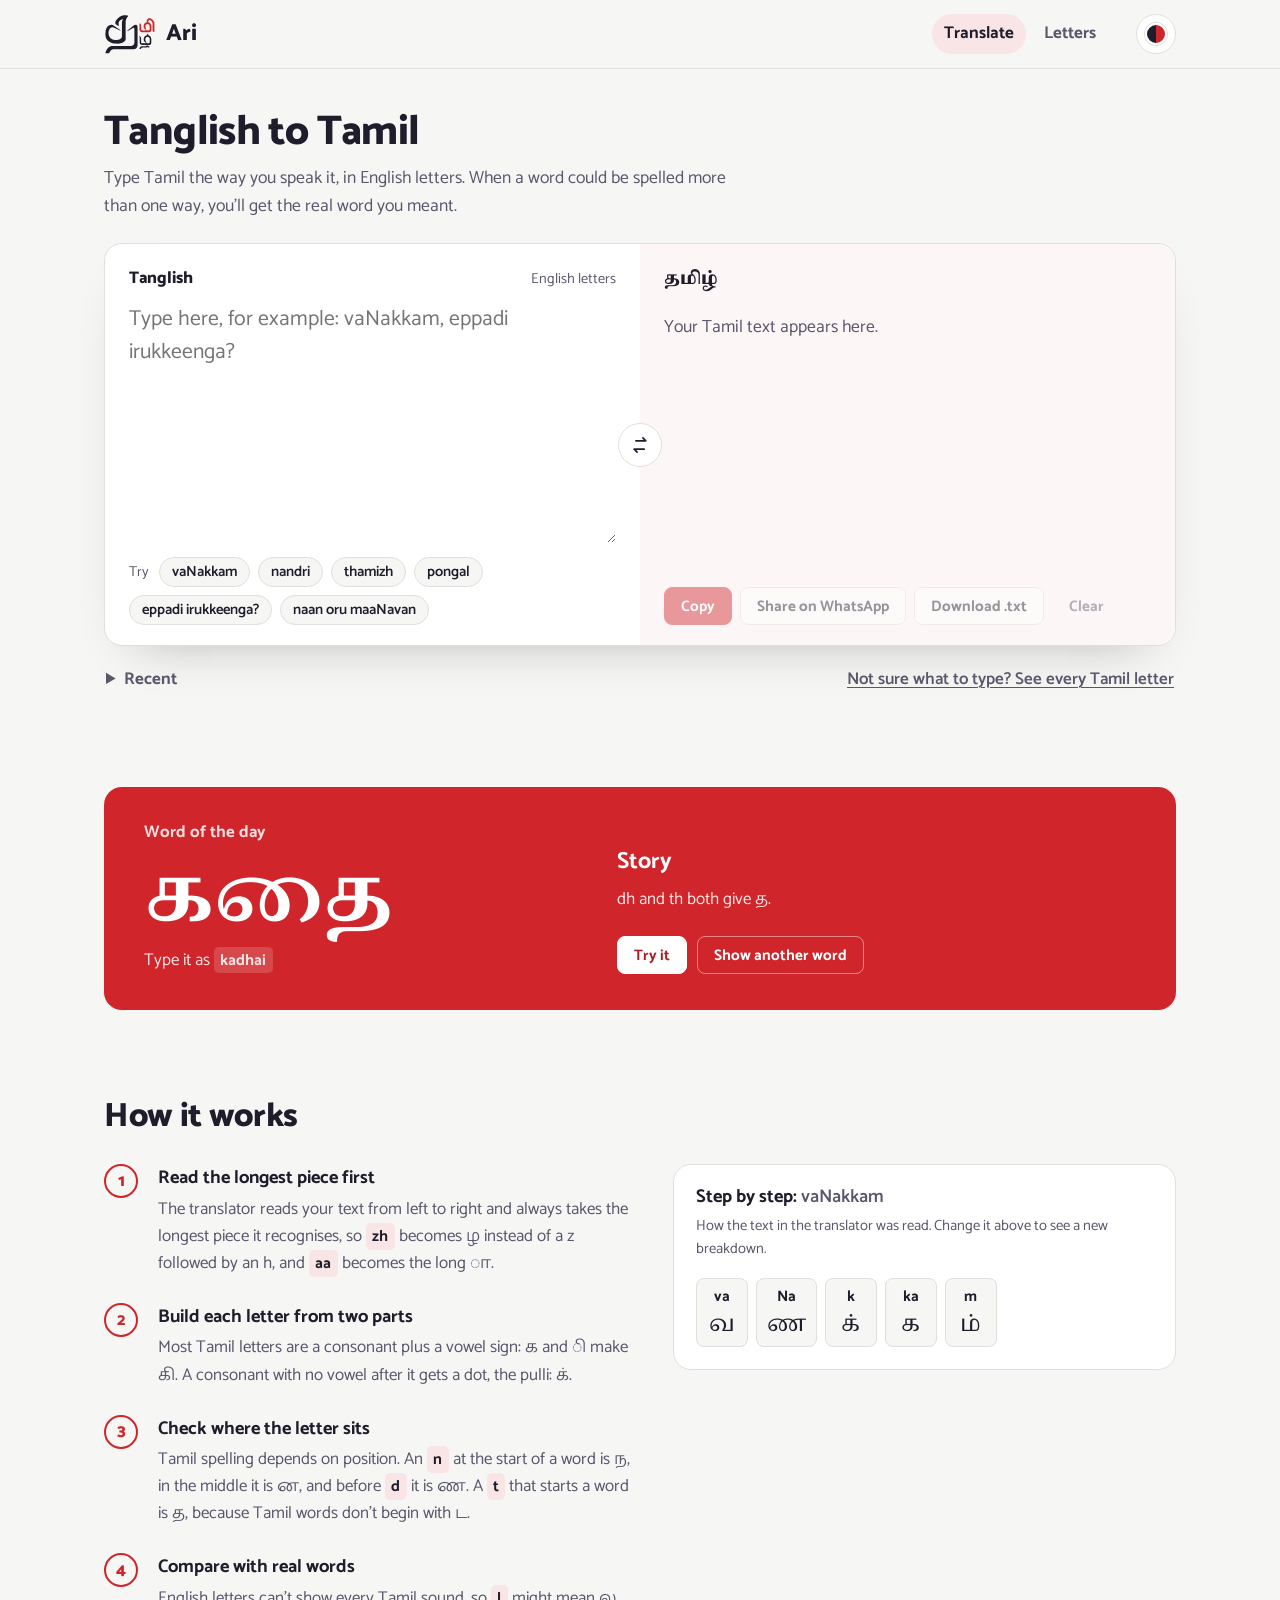
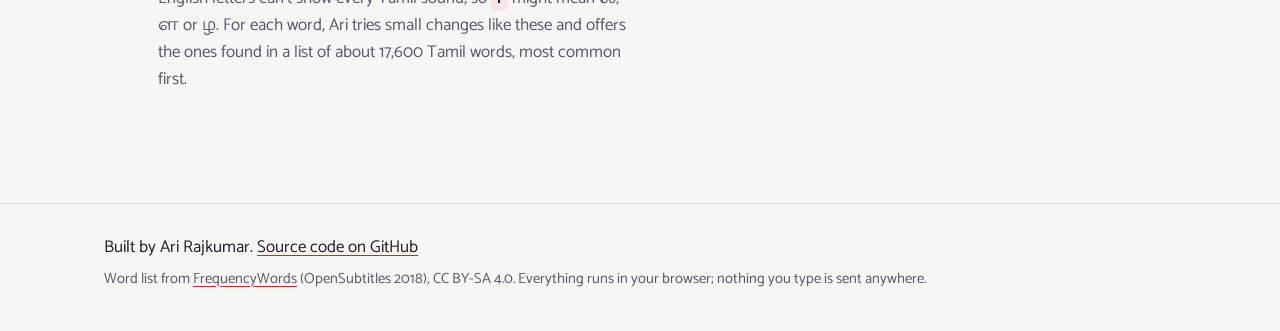
<file: index.html>
<!DOCTYPE html>
<html lang="en">
<head>
  <meta charset="UTF-8">
  <meta name="viewport" content="width=device-width, initial-scale=1">
  <title>Ari – Tanglish to Tamil translator</title>
  <meta name="description" content="Type Tamil the way you speak it. Ari turns Tanglish (Tamil in English letters) into Tamil script, with spelling suggestions and a full letter guide.">
  <meta property="og:title" content="Ari – Tanglish to Tamil translator">
  <meta property="og:description" content="Type Tamil the way you speak it, in English letters.">
  <link rel="icon" href="assets/favicon.svg" type="image/svg+xml">
  <link rel="preconnect" href="https://fonts.googleapis.com">
  <link rel="preconnect" href="https://fonts.gstatic.com" crossorigin>
  <link href="https://fonts.googleapis.com/css2?family=Catamaran:wght@400;500;600;700;800&family=Noto+Serif+Tamil:wght@400;500;700&display=swap" rel="stylesheet">
  <link rel="stylesheet" href="css/style.css">
  <script src="js/common.js"></script>
</head>
<body>
  <a class="skip" href="#input">Skip to the translator</a>

  <header class="site-header">
    <div class="wrap header-inner">
      <a class="brand" href="index.html" aria-label="Ari home">
        <span class="brand-mark" data-logo></span>
        <span class="brand-name">Ari</span>
      </a>
      <nav class="site-nav" aria-label="Pages">
        <a href="index.html" aria-current="page">Translate</a>
        <a href="letters.html">Letters</a>
      </nav>
      <div class="appearance">
        <button type="button" class="appearance-btn" id="appearanceBtn" aria-expanded="false" aria-controls="appearancePanel" aria-label="Change colors">
          <span class="appearance-dot"></span>
        </button>
        <div class="appearance-panel" id="appearancePanel" role="dialog" aria-label="Colors" hidden>
          <p class="panel-title">Site color</p>
          <div class="swatches"></div>
          <label class="custom-color"><input type="color" id="customColor" value="#d0262b"> Pick any color</label>
          <p class="panel-title">Mode</p>
          <div class="segmented">
            <button type="button" data-theme-choice="light">Light</button>
            <button type="button" data-theme-choice="dark">Dark</button>
            <button type="button" data-theme-choice="system">Auto</button>
          </div>
          <button type="button" class="link-btn" id="resetColor">Reset to default</button>
        </div>
      </div>
    </div>
  </header>

  <main>
    <section class="translate" aria-labelledby="pageTitle">
      <div class="wrap">
        <div class="page-intro">
          <h1 id="pageTitle">Tanglish to Tamil</h1>
          <p>Type Tamil the way you speak it, in English letters. When a word could be spelled more than one way, you'll get the real word you meant.</p>
        </div>

        <div class="converter">
          <div class="pane pane-in">
            <div class="pane-head">
              <label for="input" id="inputLabel">Tanglish</label>
              <span class="pane-hint" id="inputHint">English letters</span>
            </div>
            <textarea id="input" spellcheck="false" autocomplete="off" autocapitalize="off" placeholder="Type here, for example: vaNakkam, eppadi irukkeenga?"></textarea>
            <div class="examples" id="examples" aria-label="Examples to try">
              <span class="examples-label">Try</span>
            </div>
          </div>

          <button class="swap" id="swap" type="button" aria-label="Swap direction: Tamil to Tanglish" title="Swap direction">
            <svg viewBox="0 0 24 24" aria-hidden="true"><path d="M7 7h12l-3.5-3.5M17 17H5l3.5 3.5"/></svg>
          </button>

          <div class="pane pane-out">
            <div class="pane-head">
              <span id="outputLabel">தமிழ்</span>
              <span class="pane-hint" id="counts"></span>
            </div>
            <div class="output" id="output" aria-live="polite" aria-label="Translated text"></div>
            <div class="suggest" id="suggest" hidden></div>
            <div class="actions">
              <button type="button" id="copyBtn" class="btn btn-primary">Copy</button>
              <button type="button" id="shareBtn" class="btn">Share on WhatsApp</button>
              <button type="button" id="downloadBtn" class="btn">Download .txt</button>
              <button type="button" id="clearBtn" class="btn btn-quiet">Clear</button>
            </div>
          </div>
        </div>

        <div class="below-converter">
          <details class="history" id="history">
            <summary>Recent <span id="historyCount"></span></summary>
            <ol class="history-list" id="historyList"></ol>
            <p class="history-empty" id="historyEmpty">Nothing yet. Text you translate is kept here, in this browser only.</p>
            <button type="button" class="btn btn-quiet" id="clearHistory" hidden>Clear recent</button>
          </details>
          <a class="letters-link" href="letters.html">Not sure what to type? See every Tamil letter</a>
        </div>
      </div>
    </section>

    <section class="section" id="word" aria-labelledby="wordTitle">
      <div class="wrap">
        <div class="word-card">
          <div class="word-main">
            <h2 id="wordTitle">Word of the day</h2>
            <p class="word-ta" lang="ta" id="wotdTamil"></p>
            <p class="word-type">Type it as <kbd id="wotdTanglish"></kbd></p>
          </div>
          <div class="word-side">
            <p class="word-meaning" id="wotdMeaning"></p>
            <p class="word-note" id="wotdNote"></p>
            <div class="word-actions">
              <button type="button" class="btn btn-on-accent" id="wotdTry">Try it</button>
              <button type="button" class="btn btn-ghost" id="wotdNext">Show another word</button>
            </div>
          </div>
        </div>
      </div>
    </section>

    <section class="section" id="how" aria-labelledby="howTitle">
      <div class="wrap">
        <h2 id="howTitle">How it works</h2>
        <div class="how-grid">
          <ol class="how-steps">
            <li>
              <h3>Read the longest piece first</h3>
              <p>The translator reads your text from left to right and always takes the longest piece it recognises, so <kbd>zh</kbd> becomes ழ instead of a z followed by an h, and <kbd>aa</kbd> becomes the long ா.</p>
            </li>
            <li>
              <h3>Build each letter from two parts</h3>
              <p>Most Tamil letters are a consonant plus a vowel sign: க and ி make கி. A consonant with no vowel after it gets a dot, the pulli: க்.</p>
            </li>
            <li>
              <h3>Check where the letter sits</h3>
              <p>Tamil spelling depends on position. An <kbd>n</kbd> at the start of a word is ந, in the middle it is ன, and before <kbd>d</kbd> it is ண. A <kbd>t</kbd> that starts a word is த, because Tamil words don't begin with ட.</p>
            </li>
            <li>
              <h3>Compare with real words</h3>
              <p>English letters can't show every Tamil sound, so <kbd>l</kbd> might mean ல, ள or ழ. For each word, Ari tries small changes like these and offers the ones found in a list of about 17,600 Tamil words, most common first.</p>
            </li>
          </ol>
          <div class="trace-panel">
            <h3>Step by step: <span id="traceWord"></span></h3>
            <p class="small">How the text in the translator was read. Change it above to see a new breakdown.</p>
            <ol class="trace" id="trace"></ol>
          </div>
        </div>
      </div>
    </section>
  </main>

  <footer class="site-footer">
    <div class="wrap footer-inner">
      <p>Built by Ari Rajkumar. <a href="https://github.com/ariraj7/Tanglish-to-tamil">Source code on GitHub</a></p>
      <p class="small">Word list from <a href="https://github.com/hermitdave/FrequencyWords">FrequencyWords</a> (OpenSubtitles 2018), CC BY-SA 4.0. Everything runs in your browser; nothing you type is sent anywhere.</p>
    </div>
  </footer>

  <script src="js/translit.js"></script>
  <script src="js/dictionary.js"></script>
  <script src="js/data.js"></script>
  <script src="js/translate.js"></script>
</body>
</html>
</file>
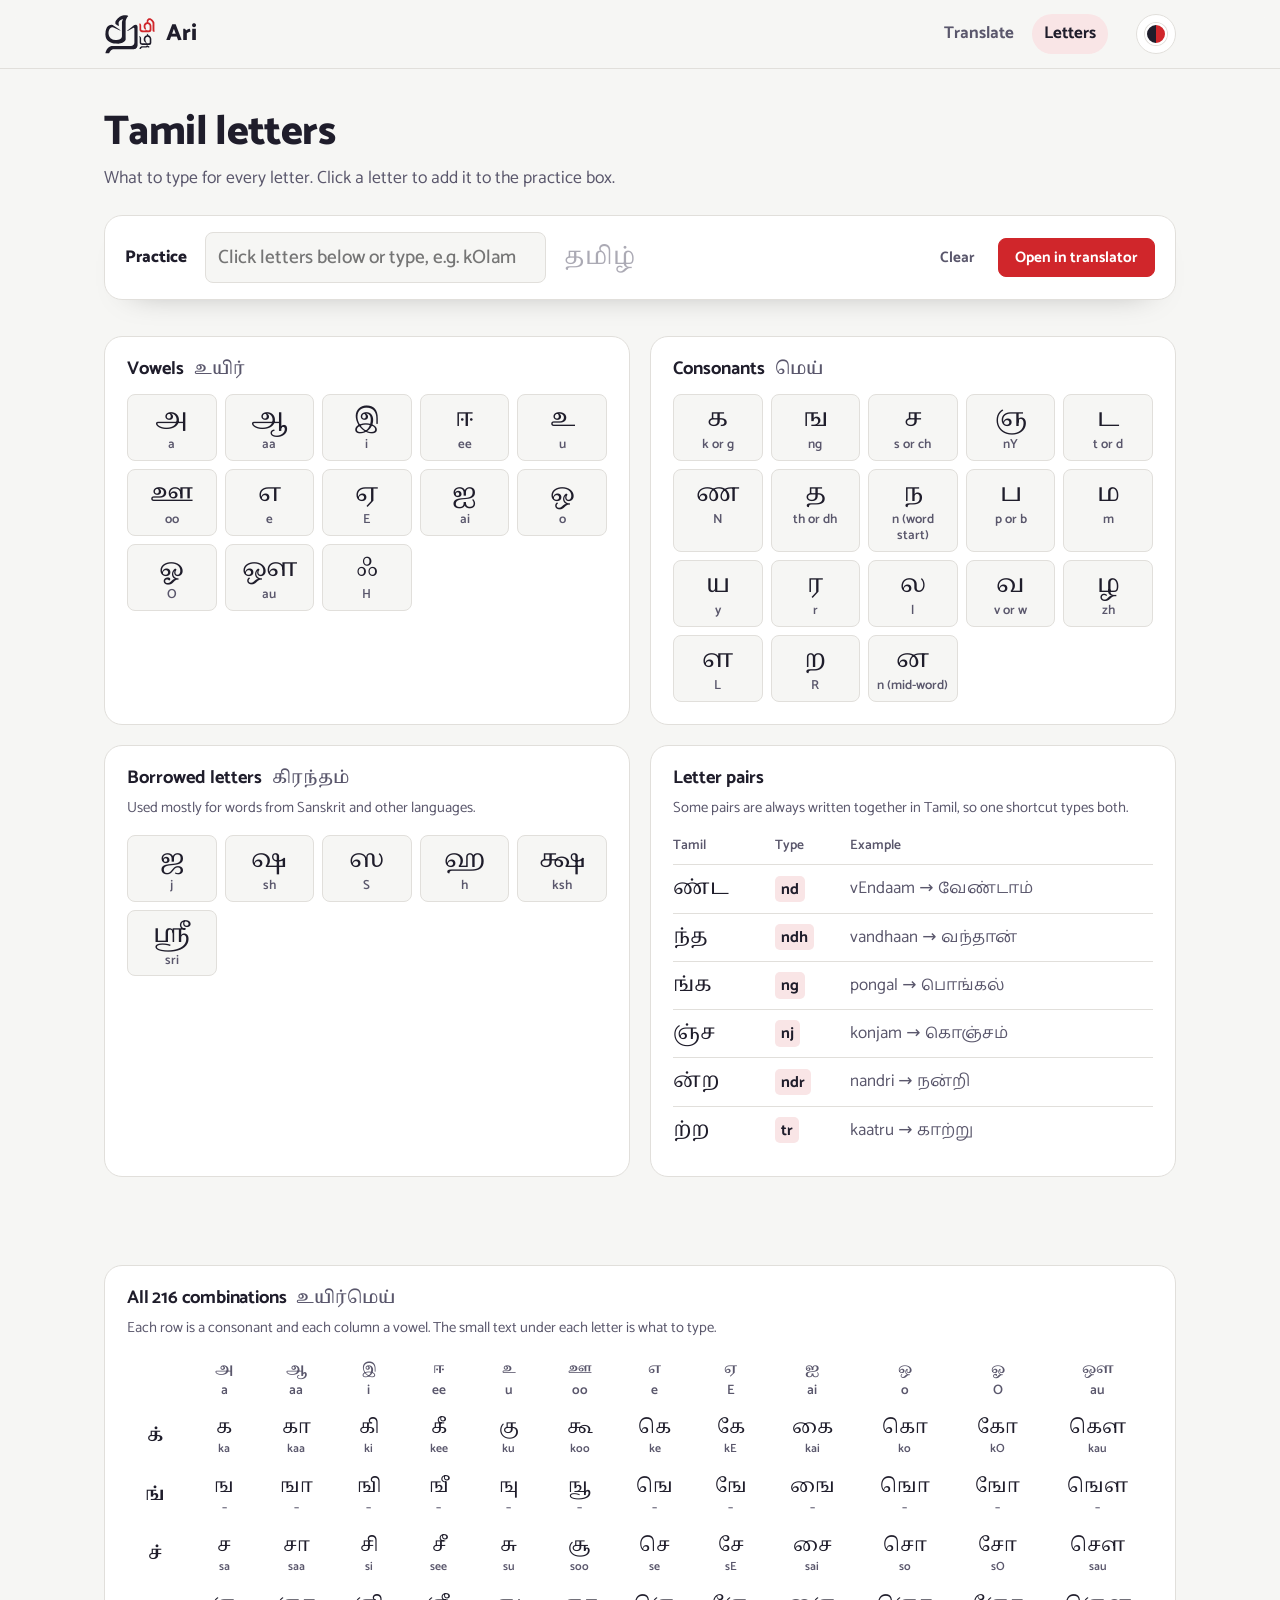
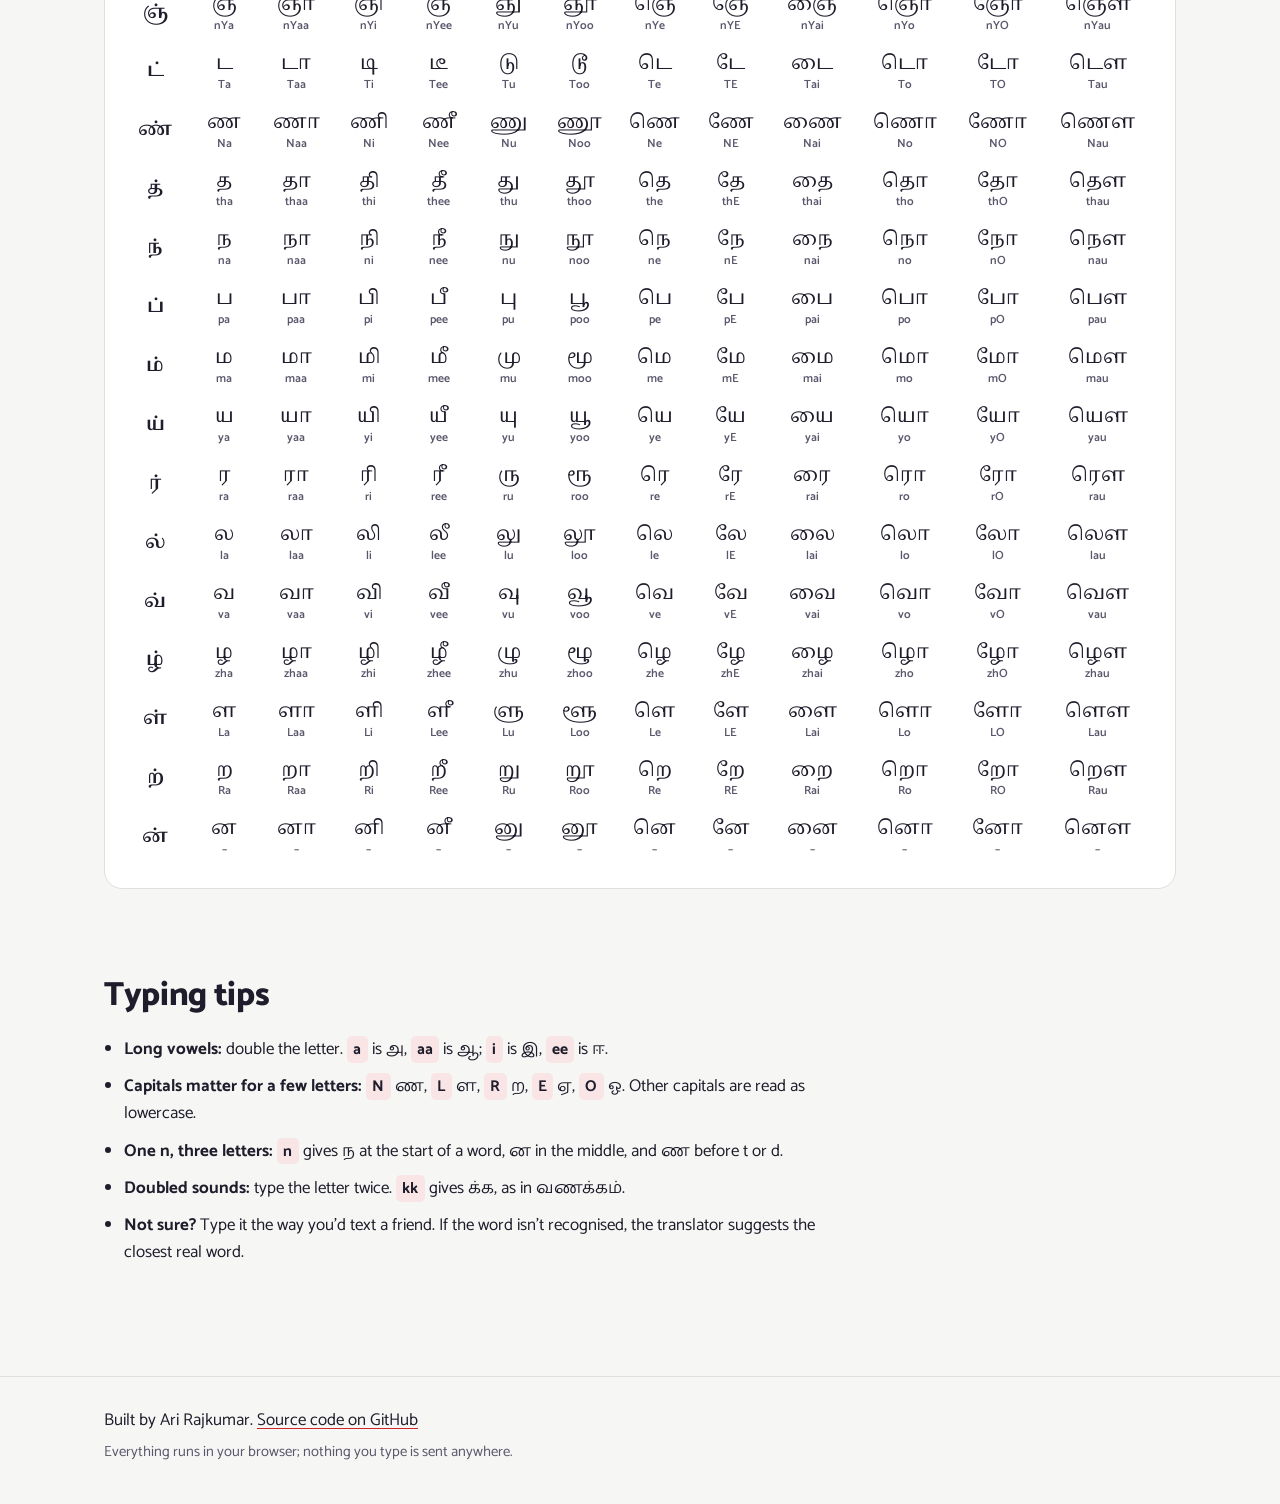
<file: letters.html>
<!DOCTYPE html>
<html lang="en">
<head>
  <meta charset="UTF-8">
  <meta name="viewport" content="width=device-width, initial-scale=1">
  <title>Tamil letters – Ari</title>
  <meta name="description" content="Every Tamil letter and what to type for it in Tanglish: vowels, consonants, borrowed letters, letter pairs and all 216 combinations.">
  <link rel="icon" href="assets/favicon.svg" type="image/svg+xml">
  <link rel="preconnect" href="https://fonts.googleapis.com">
  <link rel="preconnect" href="https://fonts.gstatic.com" crossorigin>
  <link href="https://fonts.googleapis.com/css2?family=Catamaran:wght@400;500;600;700;800&family=Noto+Serif+Tamil:wght@400;500;700&display=swap" rel="stylesheet">
  <link rel="stylesheet" href="css/style.css">
  <script src="js/common.js"></script>
</head>
<body>
  <a class="skip" href="#practice">Skip to the practice box</a>

  <header class="site-header">
    <div class="wrap header-inner">
      <a class="brand" href="index.html" aria-label="Ari home">
        <span class="brand-mark" data-logo></span>
        <span class="brand-name">Ari</span>
      </a>
      <nav class="site-nav" aria-label="Pages">
        <a href="index.html">Translate</a>
        <a href="letters.html" aria-current="page">Letters</a>
      </nav>
      <div class="appearance">
        <button type="button" class="appearance-btn" id="appearanceBtn" aria-expanded="false" aria-controls="appearancePanel" aria-label="Change colors">
          <span class="appearance-dot"></span>
        </button>
        <div class="appearance-panel" id="appearancePanel" role="dialog" aria-label="Colors" hidden>
          <p class="panel-title">Site color</p>
          <div class="swatches"></div>
          <label class="custom-color"><input type="color" id="customColor" value="#d0262b"> Pick any color</label>
          <p class="panel-title">Mode</p>
          <div class="segmented">
            <button type="button" data-theme-choice="light">Light</button>
            <button type="button" data-theme-choice="dark">Dark</button>
            <button type="button" data-theme-choice="system">Auto</button>
          </div>
          <button type="button" class="link-btn" id="resetColor">Reset to default</button>
        </div>
      </div>
    </div>
  </header>

  <main>
    <section class="letters-top">
      <div class="wrap">
        <div class="page-intro">
          <h1>Tamil letters</h1>
          <p>What to type for every letter. Click a letter to add it to the practice box.</p>
        </div>

        <div class="practice" id="practice">
          <label for="practiceInput">Practice</label>
          <input type="text" id="practiceInput" spellcheck="false" autocomplete="off" autocapitalize="off" placeholder="Click letters below or type, e.g. kOlam">
          <output class="practice-out" id="practiceOut" for="practiceInput" lang="ta" aria-live="polite"></output>
          <div class="practice-actions">
            <button type="button" class="btn btn-quiet" id="practiceClear">Clear</button>
            <a class="btn btn-primary" id="practiceOpen" href="index.html">Open in translator</a>
          </div>
        </div>
      </div>
    </section>

    <section class="section section-tight" aria-labelledby="basicsTitle">
      <div class="wrap">
        <h2 class="visually-hidden" id="basicsTitle">Letters</h2>
        <div class="guide-grid">
          <div class="guide-block">
            <h3>Vowels <span lang="ta">உயிர்</span></h3>
            <div class="keys" id="vowelKeys"></div>
          </div>
          <div class="guide-block">
            <h3>Consonants <span lang="ta">மெய்</span></h3>
            <div class="keys" id="consonantKeys"></div>
          </div>
          <div class="guide-block">
            <h3>Borrowed letters <span lang="ta">கிரந்தம்</span></h3>
            <p class="small">Used mostly for words from Sanskrit and other languages.</p>
            <div class="keys" id="granthaKeys"></div>
          </div>
          <div class="guide-block">
            <h3>Letter pairs</h3>
            <p class="small">Some pairs are always written together in Tamil, so one shortcut types both.</p>
            <table class="pairs" id="pairsTable">
              <thead><tr><th scope="col">Tamil</th><th scope="col">Type</th><th scope="col">Example</th></tr></thead>
              <tbody></tbody>
            </table>
          </div>
        </div>
      </div>
    </section>

    <section class="section" aria-labelledby="gridTitle">
      <div class="wrap">
        <div class="guide-block">
          <h2 class="h3" id="gridTitle">All 216 combinations <span lang="ta">உயிர்மெய்</span></h2>
          <p class="small">Each row is a consonant and each column a vowel. The small text under each letter is what to type.</p>
          <div class="grid-scroll" tabindex="0" aria-label="Table of Tamil consonant and vowel combinations, scrollable">
            <table class="uyirmei" id="uyirmei"></table>
          </div>
        </div>
      </div>
    </section>

    <section class="section" aria-labelledby="tipsTitle">
      <div class="wrap">
        <h2 id="tipsTitle">Typing tips</h2>
        <ul class="tips">
          <li><b>Long vowels:</b> double the letter. <kbd>a</kbd> is அ, <kbd>aa</kbd> is ஆ; <kbd>i</kbd> is இ, <kbd>ee</kbd> is ஈ.</li>
          <li><b>Capitals matter for a few letters:</b> <kbd>N</kbd> ண, <kbd>L</kbd> ள, <kbd>R</kbd> ற, <kbd>E</kbd> ஏ, <kbd>O</kbd> ஓ. Other capitals are read as lowercase.</li>
          <li><b>One n, three letters:</b> <kbd>n</kbd> gives ந at the start of a word, ன in the middle, and ண before t or d.</li>
          <li><b>Doubled sounds:</b> type the letter twice. <kbd>kk</kbd> gives க்க, as in வணக்கம்.</li>
          <li><b>Not sure?</b> Type it the way you'd text a friend. If the word isn't recognised, the translator suggests the closest real word.</li>
        </ul>
      </div>
    </section>
  </main>

  <footer class="site-footer">
    <div class="wrap footer-inner">
      <p>Built by Ari Rajkumar. <a href="https://github.com/ariraj7/Tanglish-to-tamil">Source code on GitHub</a></p>
      <p class="small">Everything runs in your browser; nothing you type is sent anywhere.</p>
    </div>
  </footer>

  <script src="js/translit.js"></script>
  <script src="js/data.js"></script>
  <script src="js/letters.js"></script>
</body>
</html>
</file>
<file: css/style.css>
/* Ari — styles
 * One chosen color (--accent) drives every highlight on the site. js/common.js
 * works out readable variants of it (--accent-text, --on-accent, --accent-wash…)
 * so any color a visitor picks stays legible in light and dark mode.
 */
:root {
  /* defaults; common.js overrides these with the visitor's color */
  --accent: #d0262b;
  --accent-deep: #aa1f23;
  --accent-text: #c2242a;
  --on-accent: #ffffff;
  --accent-wash: #f8e2e3;
  --accent-tint: #fdf5f5;

  --ink: #1f1d2b;
  --ink-soft: #5a576c;
  --paper: #f6f6f4;
  --surface: #ffffff;
  --line: #e1dfdb;

  --font-ui: "Catamaran", system-ui, sans-serif;
  --font-ta: "Noto Serif Tamil", "Catamaran", serif;

  --wrap: 1120px;
  --radius-lg: 18px;
  --radius-sm: 8px;
  color-scheme: light;
}

:root[data-theme="dark"] {
  --ink: #ecebf3;
  --ink-soft: #a9a6bc;
  --paper: #15141c;
  --surface: #1f1e29;
  --line: #34323f;
  color-scheme: dark;
}
@media (prefers-color-scheme: dark) {
  :root:not([data-theme="light"]) {
    --ink: #ecebf3;
    --ink-soft: #a9a6bc;
    --paper: #15141c;
    --surface: #1f1e29;
    --line: #34323f;
    color-scheme: dark;
  }
}

/* ---------- Base ---------- */
*, *::before, *::after { box-sizing: border-box; }
[hidden] { display: none !important; }
html { scroll-behavior: smooth; scroll-padding-top: 80px; }
body {
  margin: 0;
  background: var(--paper);
  color: var(--ink);
  font-family: var(--font-ui);
  font-size: 1.0625rem;
  line-height: 1.6;
  -webkit-font-smoothing: antialiased;
}
a { color: inherit; text-decoration-color: var(--accent); text-underline-offset: 3px; }
a:hover { text-decoration-thickness: 2px; }
h1, h2, h3, .h3 { line-height: 1.15; margin: 0; }
h1 { font-size: clamp(1.9rem, 3.6vw, 2.6rem); font-weight: 800; letter-spacing: -0.015em; }
h2 { font-size: clamp(1.6rem, 3vw, 2.1rem); font-weight: 800; letter-spacing: -0.01em; }
h3, .h3 { font-size: 1.15rem; font-weight: 700; }
h3 [lang="ta"], .h3 [lang="ta"] { font-family: var(--font-ta); font-weight: 500; color: var(--ink-soft); margin-left: 0.35em; font-size: 0.95em; }
p { margin: 0; }
.small { font-size: 0.92rem; color: var(--ink-soft); }
kbd {
  font-family: var(--font-ui);
  font-weight: 700;
  font-size: 0.92em;
  background: var(--accent-wash);
  color: var(--ink);
  border-radius: 5px;
  padding: 0.05em 0.4em;
  white-space: nowrap;
}
[lang="ta"] { font-family: var(--font-ta); }
.wrap { max-width: var(--wrap); margin: 0 auto; padding: 0 24px; }
:focus-visible { outline: 3px solid var(--accent-text); outline-offset: 2px; border-radius: 4px; }
.visually-hidden { position: absolute; width: 1px; height: 1px; overflow: hidden; clip: rect(0 0 0 0); white-space: nowrap; }
.skip {
  position: absolute; left: 12px; top: -60px; z-index: 50;
  background: var(--ink); color: var(--paper); padding: 8px 14px; border-radius: 6px;
}
.skip:focus { top: 12px; }

/* ---------- Header ---------- */
.site-header {
  position: sticky; top: 0; z-index: 20;
  background: color-mix(in srgb, var(--paper) 88%, transparent);
  backdrop-filter: blur(10px);
  border-bottom: 1px solid var(--line);
}
.header-inner { display: flex; align-items: center; gap: 28px; height: 68px; }
.brand { display: flex; align-items: center; gap: 10px; text-decoration: none; }
.brand-mark { display: block; width: 52px; }
.brand-mark svg { display: block; width: 100%; height: auto; }
.logo-ink { fill: var(--ink); }
.logo-accent { fill: var(--accent); transition: fill 0.2s; }
.brand-name { font-weight: 800; font-size: 1.45rem; letter-spacing: -0.01em; }
.site-nav { display: flex; gap: 6px; margin-left: auto; }
.site-nav a {
  text-decoration: none; font-weight: 700; color: var(--ink-soft);
  padding: 6px 12px; border-radius: 999px;
}
.site-nav a:hover { color: var(--ink); }
.site-nav a[aria-current="page"] { color: var(--ink); background: var(--accent-wash); }

/* Color picker */
.appearance { position: relative; }
.appearance-btn {
  width: 40px; height: 40px; border-radius: 50%;
  border: 1px solid var(--line); background: var(--surface);
  display: grid; place-items: center; cursor: pointer; padding: 0;
}
.appearance-btn:hover { border-color: var(--ink-soft); }
.appearance-dot {
  width: 22px; height: 22px; border-radius: 50%;
  background: conic-gradient(var(--accent) 0 50%, var(--ink) 50% 100%);
  border: 2px solid var(--surface); box-shadow: 0 0 0 1px var(--line);
}
.appearance-panel {
  position: absolute; right: 0; top: calc(100% + 10px); z-index: 30;
  width: 272px; padding: 18px;
  background: var(--surface); border: 1px solid var(--line); border-radius: 14px;
  box-shadow: 0 18px 40px -18px rgba(0, 0, 0, 0.35);
}
.panel-title { font-weight: 700; font-size: 0.95rem; margin-bottom: 10px; }
.panel-title:not(:first-child) { margin-top: 18px; }
.swatches { display: grid; grid-template-columns: repeat(5, 1fr); gap: 10px; }
.swatch {
  aspect-ratio: 1; width: 100%; border-radius: 50%; cursor: pointer;
  border: 2px solid var(--surface); box-shadow: 0 0 0 1px var(--line);
}
.swatch[aria-pressed="true"] { box-shadow: 0 0 0 2px var(--ink); }
.custom-color {
  display: flex; align-items: center; gap: 10px; margin-top: 14px;
  font-weight: 600; font-size: 0.95rem; cursor: pointer;
}
.custom-color input {
  width: 36px; height: 36px; padding: 0; border: 1px solid var(--line); border-radius: 50%;
  background: none; cursor: pointer; overflow: hidden;
}
.custom-color input::-webkit-color-swatch-wrapper { padding: 0; }
.custom-color input::-webkit-color-swatch { border: none; border-radius: 50%; }
.custom-color input::-moz-color-swatch { border: none; border-radius: 50%; }
.segmented { display: grid; grid-template-columns: repeat(3, 1fr); background: var(--paper); border-radius: 10px; padding: 3px; }
.segmented button {
  border: none; background: transparent; color: var(--ink-soft);
  font: 700 0.92rem/1 var(--font-ui); padding: 9px 0; border-radius: 8px; cursor: pointer;
}
.segmented button[aria-pressed="true"] { background: var(--surface); color: var(--ink); box-shadow: 0 1px 3px rgba(0, 0, 0, 0.15); }
.link-btn {
  margin-top: 14px; border: none; background: none; padding: 0;
  color: var(--ink-soft); font: 600 0.9rem var(--font-ui); text-decoration: underline; cursor: pointer;
}
.link-btn:hover { color: var(--ink); }

/* ---------- Page intro ---------- */
.translate, .letters-top { padding-top: 40px; }
.page-intro { margin-bottom: 22px; max-width: 64ch; }
.page-intro p { color: var(--ink-soft); margin-top: 8px; font-size: 1.1rem; }

/* ---------- Translator ---------- */
.converter {
  display: grid;
  grid-template-columns: 1fr auto 1fr;
  background: var(--surface);
  border: 1px solid var(--line);
  border-radius: var(--radius-lg);
  box-shadow: 0 24px 50px -32px rgba(0, 0, 0, 0.3);
}
.pane { padding: 22px 24px 20px; display: flex; flex-direction: column; min-width: 0; }
.pane-out { background: var(--accent-tint); border-radius: 0 var(--radius-lg) var(--radius-lg) 0; }
.pane-head { display: flex; justify-content: space-between; align-items: baseline; gap: 12px; margin-bottom: 10px; }
.pane-head label, .pane-head > span:first-child { font-weight: 800; font-size: 1.05rem; }
#outputLabel { font-family: var(--font-ta); }
.pane-hint { font-size: 0.9rem; color: var(--ink-soft); }
textarea {
  width: 100%; min-height: 240px; resize: vertical;
  border: none; background: transparent; color: var(--ink);
  font-family: var(--font-ui); font-size: 1.35rem; line-height: 1.55;
  padding: 0;
}
textarea:focus { outline: none; }
.pane-in { border-radius: var(--radius-lg) 0 0 var(--radius-lg); }
.pane-in:focus-within { box-shadow: inset 0 0 0 2px var(--accent-text); }
textarea.is-tamil { font-family: var(--font-ta); }

.swap {
  align-self: center;
  width: 44px; height: 44px; margin: 0 -22px; z-index: 1;
  border-radius: 50%;
  border: 1px solid var(--line);
  background: var(--surface); color: var(--ink);
  display: grid; place-items: center; cursor: pointer;
  transition: transform 0.25s ease;
}
.swap svg { width: 20px; height: 20px; fill: none; stroke: currentColor; stroke-width: 2; stroke-linecap: round; stroke-linejoin: round; }
.swap:hover { border-color: var(--accent-text); }
.swap.flipped { transform: rotate(180deg); }

.output {
  min-height: 120px;
  font-family: var(--font-ta); font-size: 1.6rem; line-height: 1.75;
  white-space: pre-wrap; overflow-wrap: anywhere;
}
.output.is-latin { font-family: var(--font-ui); font-size: 1.35rem; line-height: 1.55; }
.output-empty { color: var(--ink-soft); font-family: var(--font-ui); font-size: 1.1rem; }
.w { cursor: pointer; border-radius: 4px; }
.w:hover { background: var(--accent-wash); }
.w.check { text-decoration: underline wavy var(--accent-text); text-decoration-thickness: 1.5px; text-underline-offset: 7px; }
.w.active { background: var(--accent-wash); }

.examples { display: flex; flex-wrap: wrap; gap: 8px; align-items: center; margin-top: 14px; }
.examples-label { font-size: 0.9rem; color: var(--ink-soft); margin-right: 2px; }
.chip {
  border: 1px solid var(--line); background: var(--paper); color: var(--ink);
  border-radius: 999px; padding: 3px 12px;
  font: 600 0.92rem/1.5 var(--font-ui); cursor: pointer;
}
.chip:hover { border-color: var(--accent-text); }

.suggest {
  margin-top: 12px; padding: 12px 14px;
  background: var(--accent-wash);
  border-radius: var(--radius-sm);
  display: flex; flex-wrap: wrap; gap: 8px; align-items: center;
}
.suggest-label { font-size: 0.95rem; margin-right: 4px; }
.suggest-label b { font-weight: 700; }
.option {
  border: 1px solid transparent; background: var(--surface); color: var(--ink);
  border-radius: var(--radius-sm); padding: 4px 12px 5px;
  cursor: pointer; text-align: left;
  display: inline-flex; align-items: baseline; gap: 8px;
}
.option:hover { border-color: var(--accent-text); }
.option-ta { font-family: var(--font-ta); font-size: 1.2rem; }
.option-en { font-size: 0.85rem; color: var(--ink-soft); }
.option.keep { background: transparent; border-color: var(--line); }

.actions { display: flex; flex-wrap: wrap; gap: 8px; margin-top: auto; padding-top: 16px; }
.btn {
  display: inline-flex; align-items: center; justify-content: center;
  font: 700 0.95rem/1 var(--font-ui);
  padding: 11px 16px 10px;
  border-radius: var(--radius-sm);
  border: 1px solid var(--line);
  background: var(--surface); color: var(--ink);
  cursor: pointer; text-decoration: none;
}
.btn:hover { border-color: var(--ink-soft); }
.btn-primary { background: var(--accent); border-color: var(--accent); color: var(--on-accent); }
.btn-primary:hover { background: var(--accent-deep); border-color: var(--accent-deep); }
.btn-quiet { background: transparent; border-color: transparent; color: var(--ink-soft); }
.btn-quiet:hover { color: var(--ink); border-color: var(--line); }
.btn:disabled { opacity: 0.45; cursor: not-allowed; }

.below-converter { display: flex; justify-content: space-between; align-items: flex-start; gap: 20px; margin-top: 14px; }
.letters-link { font-weight: 600; color: var(--ink-soft); padding: 6px 2px; }
.letters-link:hover { color: var(--ink); }

/* Recent */
.history { flex: 1; min-width: 0; }
.history summary { cursor: pointer; font-weight: 700; color: var(--ink-soft); padding: 6px 2px; width: max-content; }
.history summary:hover { color: var(--ink); }
#historyCount { font-weight: 500; }
.history-list { list-style: none; padding: 0; margin: 8px 0 10px; display: grid; gap: 6px; }
.history-list button {
  width: 100%; display: grid; grid-template-columns: minmax(0, 1fr) minmax(0, 1.2fr); gap: 16px;
  text-align: left; padding: 10px 14px;
  background: var(--surface); border: 1px solid var(--line); border-radius: var(--radius-sm);
  color: var(--ink); font: 500 1rem/1.4 var(--font-ui); cursor: pointer;
}
.history-list button:hover { border-color: var(--accent-text); }
.history-list span { overflow: hidden; text-overflow: ellipsis; white-space: nowrap; }
.history-list .h-out { font-family: var(--font-ta); }
.history-empty { color: var(--ink-soft); font-size: 0.95rem; margin: 6px 0; }

/* ---------- Sections ---------- */
.section { padding-top: 88px; }
.section-tight { padding-top: 36px; }

/* Word of the day */
.word-card {
  background: var(--accent); color: var(--on-accent);
  border-radius: var(--radius-lg);
  padding: 36px 40px;
  display: grid; grid-template-columns: 1fr 1.2fr; gap: 40px; align-items: end;
}
.word-card h2 { font-size: 1.05rem; font-weight: 700; opacity: 0.85; letter-spacing: 0; }
.word-ta { font-size: clamp(3rem, 7vw, 4.8rem); font-weight: 700; line-height: 1.25; margin-top: 8px; }
.word-type { opacity: 0.88; }
.word-card kbd { background: color-mix(in srgb, var(--on-accent) 18%, transparent); color: inherit; }
.word-meaning { font-size: 1.45rem; font-weight: 700; }
.word-note { margin-top: 6px; opacity: 0.88; max-width: 56ch; }
.word-actions { display: flex; flex-wrap: wrap; gap: 10px; margin-top: 22px; }
.btn-on-accent { background: var(--on-accent); border-color: var(--on-accent); color: var(--accent-deep); }
.btn-on-accent:hover { opacity: 0.9; border-color: var(--on-accent); }
.btn-ghost { background: transparent; color: inherit; border-color: color-mix(in srgb, var(--on-accent) 45%, transparent); }
.btn-ghost:hover { border-color: var(--on-accent); }

/* How it works */
.how-grid { display: grid; grid-template-columns: 1.05fr 1fr; gap: 40px; margin-top: 28px; align-items: start; }
.how-steps { list-style: none; padding: 0; margin: 0; counter-reset: step; display: grid; gap: 26px; }
.how-steps li { counter-increment: step; display: grid; grid-template-columns: 40px 1fr; column-gap: 14px; }
.how-steps li::before {
  content: counter(step);
  grid-row: span 2;
  width: 34px; height: 34px; border-radius: 50%;
  border: 2px solid var(--accent-text); color: var(--accent-text);
  display: grid; place-items: center; font-weight: 800;
}
.how-steps h3 { margin: 4px 0 6px; }
.how-steps p { color: var(--ink-soft); max-width: 60ch; }
.trace-panel { background: var(--surface); border: 1px solid var(--line); border-radius: var(--radius-lg); padding: 22px; position: sticky; top: 88px; }
.trace-panel h3 { margin-bottom: 6px; }
#traceWord { font-weight: 600; color: var(--ink-soft); }
.trace { list-style: none; padding: 0; margin: 16px 0 0; display: flex; flex-wrap: wrap; gap: 8px; }
.trace li {
  display: flex; flex-direction: column; align-items: center;
  border: 1px solid var(--line); border-radius: var(--radius-sm);
  padding: 6px 10px; min-width: 52px; background: var(--paper);
}
.trace .t-src { font-weight: 700; font-size: 0.95rem; }
.trace .t-out { font-family: var(--font-ta); font-size: 1.4rem; line-height: 1.4; }
.trace li.has-rule { border-color: var(--accent-text); }
.trace li.gap { border: none; background: none; min-width: 10px; padding: 0; }
.trace-rules { margin-top: 14px; display: grid; gap: 6px; padding-left: 18px; font-size: 0.95rem; color: var(--ink-soft); }
.trace-rules b { color: var(--ink); }

/* ---------- Letters page ---------- */
.practice {
  display: grid; grid-template-columns: auto 1fr 1fr auto; gap: 14px 18px; align-items: center;
  background: var(--surface); border: 1px solid var(--line); border-radius: var(--radius-lg);
  padding: 16px 20px;
  position: sticky; top: 80px; z-index: 10;
  box-shadow: 0 16px 34px -28px rgba(0, 0, 0, 0.4);
}
.practice label { font-weight: 800; }
.practice input {
  width: 100%; min-width: 0; font: 500 1.2rem var(--font-ui); color: var(--ink);
  border: 1px solid var(--line); background: var(--paper); border-radius: var(--radius-sm); padding: 9px 12px;
}
.practice input:focus { outline: none; border-color: var(--accent-text); box-shadow: 0 0 0 2px var(--accent-wash); }
.practice-out { font-size: 1.5rem; min-height: 1.5em; overflow-wrap: anywhere; }
.practice-out:empty::before { content: "தமிழ்"; color: var(--ink-soft); opacity: 0.5; }
.practice-actions { display: flex; gap: 6px; }

.guide-grid { display: grid; grid-template-columns: 1fr 1fr; gap: 20px; }
.guide-block { background: var(--surface); border: 1px solid var(--line); border-radius: var(--radius-lg); padding: 22px; }
.guide-block h3, .guide-block .h3 { margin-bottom: 14px; }
.guide-block .small { margin: -6px 0 14px; }
.keys { display: grid; grid-template-columns: repeat(auto-fill, minmax(76px, 1fr)); gap: 8px; }
.key {
  border: 1px solid var(--line); background: var(--paper); color: var(--ink);
  border-radius: var(--radius-sm); padding: 8px 6px 7px;
  display: flex; flex-direction: column; align-items: center; gap: 2px;
  cursor: pointer; font-family: var(--font-ui);
}
.key:hover { border-color: var(--accent-text); background: var(--accent-wash); }
.key-ta { font-family: var(--font-ta); font-size: 1.55rem; line-height: 1.3; }
.key-en { font-size: 0.82rem; color: var(--ink-soft); font-weight: 600; text-align: center; line-height: 1.2; }
.pairs { width: 100%; border-collapse: collapse; }
.pairs th { text-align: left; font-size: 0.85rem; color: var(--ink-soft); font-weight: 600; padding: 0 8px 8px 0; }
.pairs td { padding: 7px 8px 7px 0; border-top: 1px solid var(--line); }
.pairs td:first-child { font-family: var(--font-ta); font-size: 1.3rem; }
.pairs td:nth-child(3) { color: var(--ink-soft); }
.grid-scroll { overflow-x: auto; }
.uyirmei { border-collapse: collapse; min-width: 780px; width: 100%; }
.uyirmei th { font-size: 0.85rem; color: var(--ink-soft); font-weight: 600; padding: 4px; }
.uyirmei th[scope="row"] { font-family: var(--font-ta); font-size: 1.15rem; color: var(--ink); padding-right: 10px; }
.uyirmei td { padding: 2px; }
.uyirmei button {
  width: 100%; min-width: 50px; padding: 6px 2px 5px;
  border: 1px solid transparent; border-radius: 6px; background: transparent; color: var(--ink);
  font-family: var(--font-ta); font-size: 1.2rem; line-height: 1.35; cursor: pointer;
}
.uyirmei button:hover, .uyirmei button:focus-visible { background: var(--accent-wash); border-color: var(--accent-text); }
.uyirmei button small { display: block; font-family: var(--font-ui); font-size: 0.74rem; color: var(--ink-soft); font-weight: 600; }
.tips { margin: 20px 0 0; padding-left: 20px; display: grid; gap: 10px; max-width: 72ch; }
.tips b { font-weight: 700; }

/* ---------- Footer ---------- */
.site-footer { margin-top: 110px; border-top: 1px solid var(--line); padding: 30px 0 40px; }
.footer-inner { display: grid; gap: 6px; }

/* ---------- Smaller screens ---------- */
@media (max-width: 900px) {
  .how-grid { grid-template-columns: 1fr; gap: 24px; }
  .trace-panel { position: static; }
  .word-card { grid-template-columns: 1fr; gap: 18px; }
  .practice { grid-template-columns: 1fr 1fr; }
  .practice label { grid-column: 1 / -1; margin-bottom: -6px; }
  .practice-actions { grid-column: 1 / -1; justify-content: flex-end; }
}
@media (max-width: 760px) {
  .wrap { padding: 0 16px; }
  .header-inner { gap: 10px; height: 60px; }
  .brand-mark { width: 44px; }
  .brand-name { font-size: 1.3rem; }
  .site-nav a { padding: 6px 10px; }
  .translate, .letters-top { padding-top: 24px; }
  .page-intro p { font-size: 1rem; }
  .converter { grid-template-columns: 1fr; }
  .pane-in { border-radius: var(--radius-lg) var(--radius-lg) 0 0; }
  .pane-out { border-radius: 0 0 var(--radius-lg) var(--radius-lg); border-top: 1px solid var(--line); }
  .swap { margin: -22px auto; transform: rotate(90deg); }
  .swap.flipped { transform: rotate(270deg); }
  textarea { min-height: 130px; }
  .output { min-height: 90px; }
  .pane { padding: 18px 16px; }
  .below-converter { flex-direction: column; gap: 4px; }
  .guide-grid { grid-template-columns: 1fr; }
  .word-card { padding: 28px 22px; }
  .section { padding-top: 64px; }
  .history-list button { grid-template-columns: 1fr; gap: 2px; }
  .practice { grid-template-columns: 1fr; top: 68px; padding: 14px; gap: 10px; }
  .practice label { display: none; }
  .appearance-panel { right: -6px; width: min(272px, calc(100vw - 32px)); }
}
</file>
